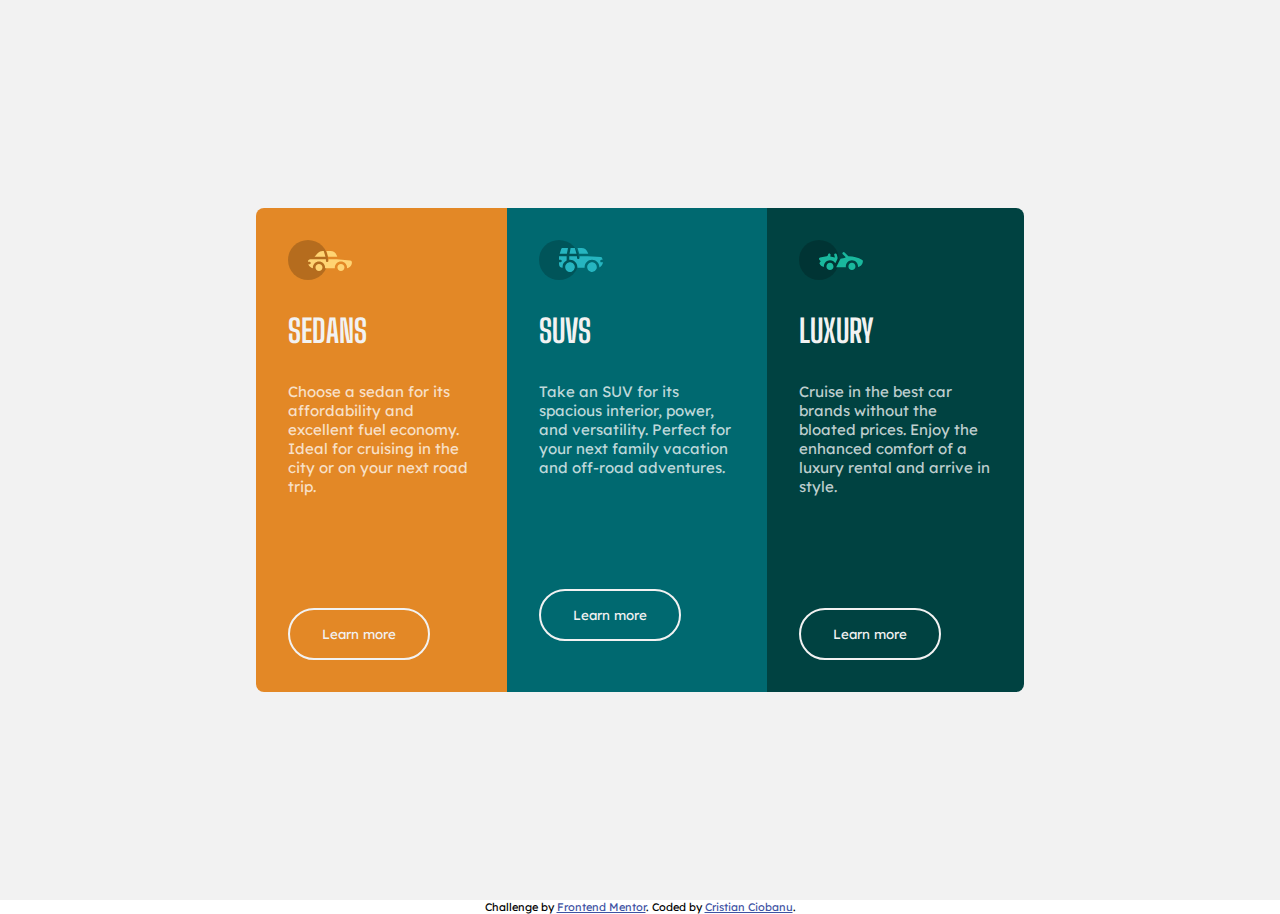
<file: 3-column-preview-card-component-main/index.html>
<!DOCTYPE html>
<html lang="en">
<head>
  <meta charset="UTF-8">
  <meta name="viewport" content="width=device-width, initial-scale=1.0"> <!-- displays site properly based on user's device -->

  <link rel="icon" type="image/png" sizes="32x32" href="./images/favicon-32x32.png">
  
  <title>Frontend Mentor | 3-column preview card component</title>

  <link rel="stylesheet" href="style.css">
</head>
<body>

  <main>
    <section class="cards-containers">
      <div class="card">
        <img src="./images/icon-sedans.svg" alt="Icon sedan car">
        <header>Sedans</header>
        <section>
          Choose a sedan for its affordability and excellent fuel economy. Ideal for cruising in the city
          or on your next road trip.
        </section>
        <button>Learn more</button>
      </div>
      <div class="card">
        <img src="./images/icon-suvs.svg" alt="Icon SUV car">
        <header>SUVs</header>
        <section>
          Take an SUV for its spacious interior, power, and versatility. Perfect for your next family vacation
          and off-road adventures.
        </section>
        <button>Learn more</button>
      </div>
      <div class="card">
        <img src="./images/icon-luxury.svg" alt="Icon luxury car">
        <header>Luxury</header>
        <section>
          Cruise in the best car brands without the bloated prices. Enjoy the enhanced comfort of a luxury
          rental and arrive in style.
        </section>
        <button>Learn more</button>
      </div>
    </section>
  </main>

  <div class="attribution">
    Challenge by <a href="https://www.frontendmentor.io?ref=challenge" target="_blank">Frontend Mentor</a>. 
    Coded by <a href="https://www.cristianciobanu.tech/">Cristian Ciobanu</a>.
  </div>
</body>
</html>
</file>
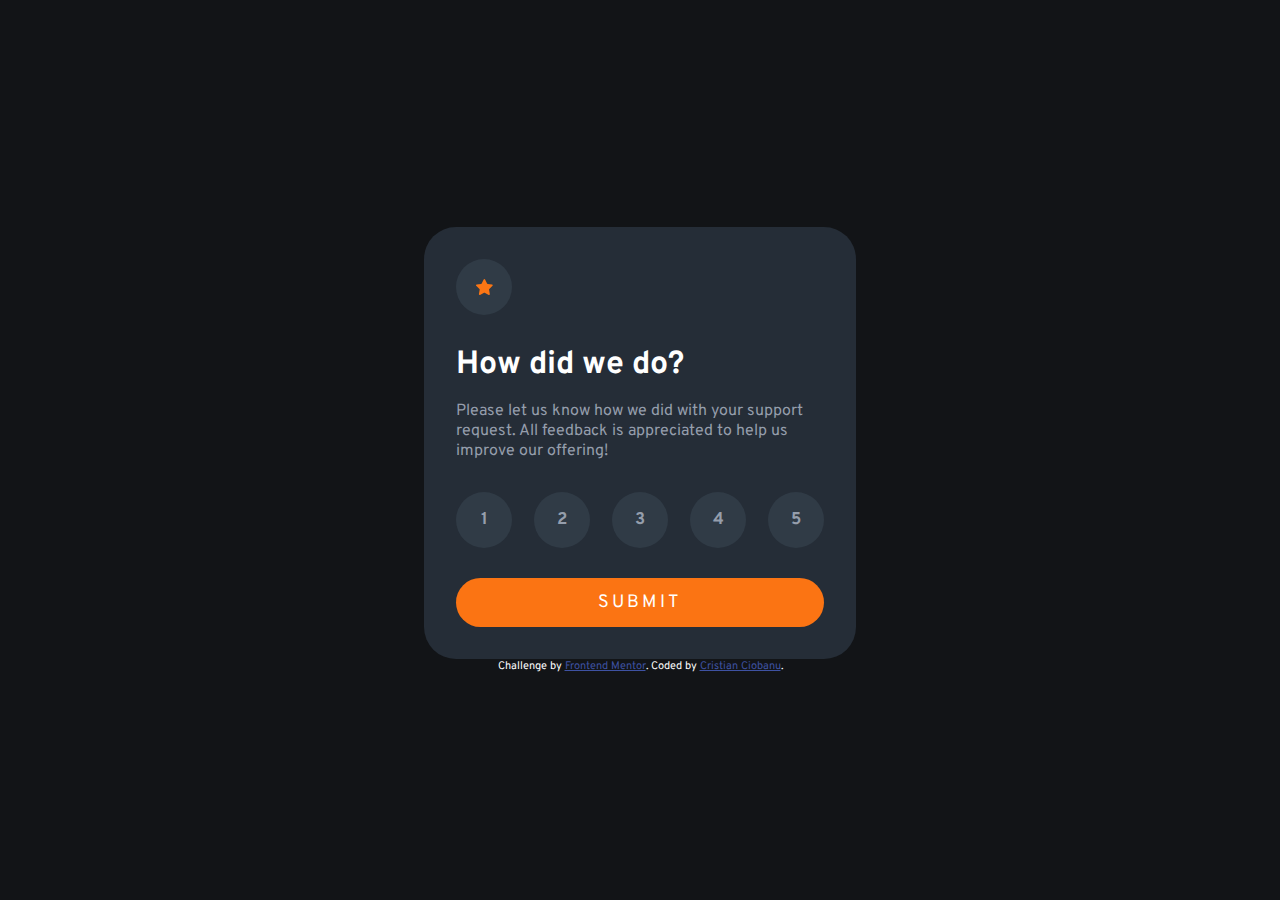
<file: interactive-rating-component-main/index.html>
<!doctype html>
<html lang="en">
<head>
  <meta charset="UTF-8">
  <meta name="viewport"
        content="width=device-width, user-scalable=no, initial-scale=1.0, maximum-scale=1.0, minimum-scale=1.0">
  <meta http-equiv="X-UA-Compatible" content="ie=edge">
  <link rel="icon" type="image/png" sizes="32x32" href="./images/favicon-32x32.png">

  <link rel="stylesheet" href="styles.css">
  <script src="script.js" defer></script>
  <title>Frontend Mentor | Interactive rating component</title>
</head>
<body>

<main class="center">

  <!--        Rating state start-->

  <section id="rating">
    <div class="round-placeholder center">
      <img src="./images/icon-star.svg" alt="Star icon">
    </div>
    <div>
      <h1>
        How did we do?
      </h1>
      <p>
        Please let us know how we did with your support request. All feedback is appreciated
        to help us improve our offering!
      </p>
    </div>
    <div class="ratings-container">
      <button class="rating round-placeholder">1</button>
      <button class="rating round-placeholder">2</button>
      <button class="rating round-placeholder">3</button>
      <button class="rating round-placeholder">4</button>
      <button class="rating round-placeholder">5</button>
    </div>

    <button id="submit-button" type="submit">
      SUBMIT
    </button>
  </section>

  <!--        Rating state end-->

  <!-- Thank you state start -->

  <section id="thank-you">
    <img src="./images/illustration-thank-you.svg" alt="thank you">
    <div class="rating-selected">
      You selected <span id="rating-placeholder"></span> out of 5
    </div>
    <div class="text-container">
      <h1>Thank you!</h1>
      <p>
        We appreciate you taking the time to give a rating. If you ever need more support,
        don’t hesitate to get in touch!
      </p>
    </div>

  </section>

  <!-- Thank you state end -->

  <div class="attribution">
    Challenge by <a href="https://www.frontendmentor.io?ref=challenge" target="_blank">Frontend Mentor</a>.
    Coded by <a href="https://cristianciobanu.tech">Cristian Ciobanu</a>.
  </div>

</main>


</body>
</html>
</file>
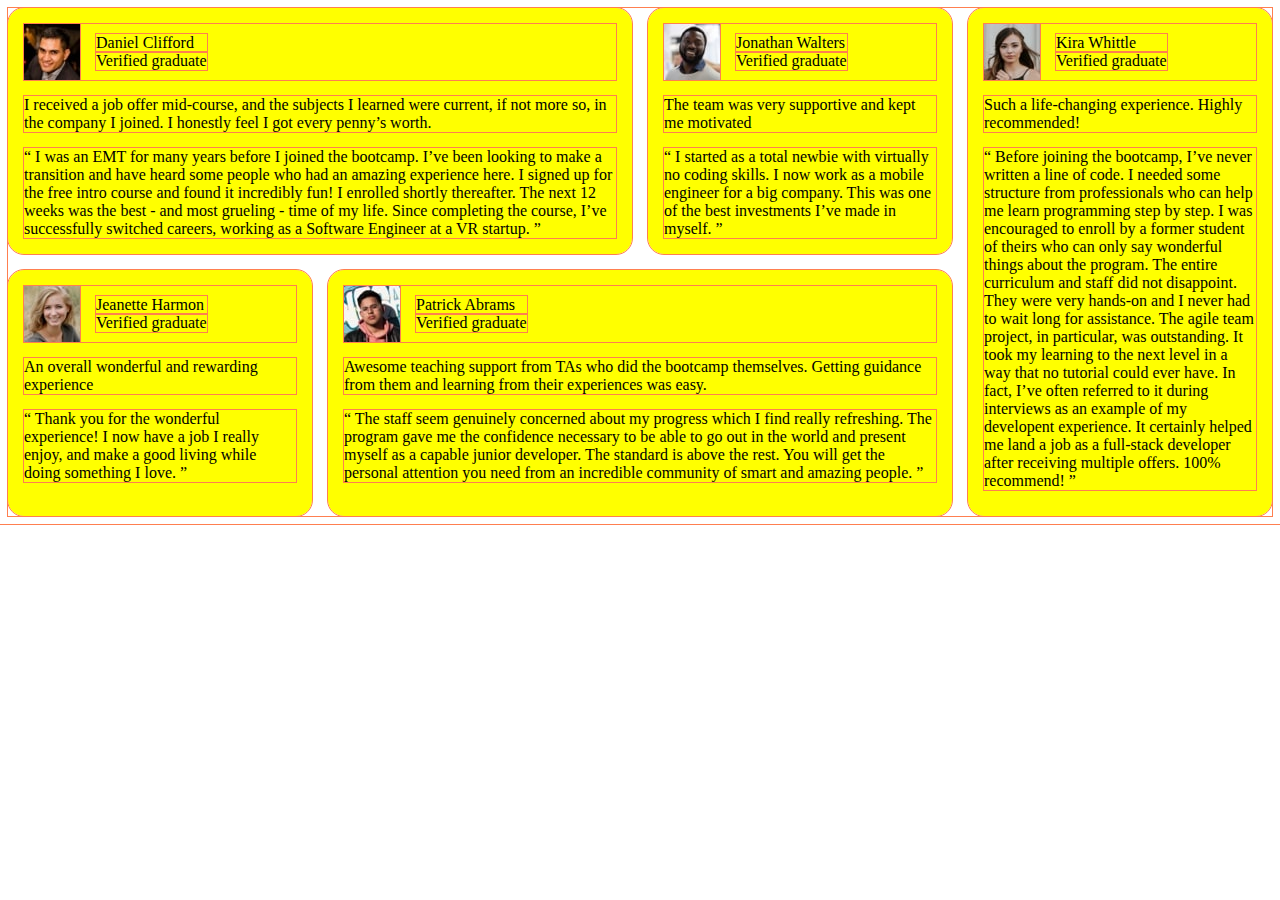
<file: testimonials-grid-section-main/index.html>
<!DOCTYPE html>
<html lang="en">
<head>
  <meta charset="UTF-8">
  <meta name="viewport" content="width=device-width, initial-scale=1.0"> <!-- displays site properly based on user's device -->

  <link rel="icon" type="image/png" sizes="32x32" href="./images/favicon-32x32.png">
  
  <title>Frontend Mentor | [Challenge Name Here]</title>

  <!-- Feel free to remove these styles or customise in your own stylesheet 👍 -->
  <link rel="stylesheet" href="styles.css">

</head>
<body>
  <main>
    <section class="daniel">
      <header>
        <img src="./images/image-daniel.jpg" alt="daniel">
        <div class="name-container">
          <div class="name">Daniel Clifford</div>
          <div class="title">Verified graduate</div>
        </div>
      </header>
      <section>
        I received a job offer mid-course, and the subjects I learned were current, if not more so, in the company I joined. I honestly feel I got every penny’s worth.
      </section>
      <section>
        “ I was an EMT for many years before I joined the bootcamp. I’ve been looking to make a transition and have heard some people who had an amazing experience here. I signed up for the free intro course and found it incredibly fun! I enrolled shortly thereafter. The next 12 weeks was the best - and most grueling - time of my life. Since completing the course, I’ve successfully switched careers, working as a Software Engineer at a VR startup. ”
      </section>
    </section>
    <section class="jonathan">
      <header>
        <img src="./images/image-jonathan.jpg" alt="jonathan">
        <div class="name-container">
          <div class="name">Jonathan Walters</div>
          <div class="title">Verified graduate</div>
        </div>
      </header>
      <section>
        The team was very supportive and kept me motivated
      </section>
      <section>
        “ I started as a total newbie with virtually no coding skills. I now work as a mobile engineer for a big company. This was one of the best investments I’ve made in myself. ”
      </section>
    </section>
    <section class="jeanette">
      <header>
        <img src="./images/image-jeanette.jpg" alt="jeanette">
        <div class="name-container">
          <div class="name">Jeanette Harmon</div>
          <div class="title">Verified graduate</div>
        </div>
      </header>
      <section>
        An overall wonderful and rewarding experience
      </section>
      <section>
        “ Thank you for the wonderful experience! I now have a job I really enjoy, and make a good living while doing something I love. ”
      </section>
    </section>
    <section class="patrick">
      <header>
        <img src="./images/image-patrick.jpg" alt="patrick">
        <div class="name-container">
          <div class="name">Patrick Abrams</div>
          <div class="title">Verified graduate</div>
        </div>
      </header>
      <section>
        Awesome teaching support from TAs who did the bootcamp themselves. Getting guidance from them and learning from their experiences was easy.
      </section>
      <section>
        “ The staff seem genuinely concerned about my progress which I find really refreshing. The program gave me the confidence necessary to be able to go out in the world and present myself as a capable junior developer. The standard is above the rest. You will get the personal attention you need from an incredible community of smart and amazing people. ”
      </section>
    </section>
    <section class="kira">
      <header>
        <img src="./images/image-kira.jpg" alt="kira">
        <div class="name-container">
          <div class="name">Kira Whittle</div>
          <div class="title">Verified graduate</div>
        </div>
      </header>
      <section>
        Such a life-changing experience. Highly recommended!
      </section>
      <section>
        “ Before joining the bootcamp, I’ve never written a line of code. I needed some structure from professionals who can help me learn programming step by step. I was encouraged to enroll by a former student of theirs who can only say wonderful things about the program. The entire curriculum and staff did not disappoint. They were very hands-on and I never had to wait long for assistance. The agile team project, in particular, was outstanding. It took my learning to the next level in a way that no tutorial could ever have. In fact, I’ve often referred to it during interviews as an example of my developent experience. It certainly helped me land a job as a full-stack developer after receiving multiple offers. 100% recommend! ”
      </section>
    </section>
  </main>
</body>
</html>
</file>
<file: 3-column-preview-card-component-main/style.css>
@import url('https://fonts.googleapis.com/css2?family=Lexend+Deca&family=Overpass:wght@400;700&display=swap');
@import url('https://fonts.googleapis.com/css2?family=Big+Shoulders+Display:wght@700&family=Lexend+Deca&family=Overpass:wght@400;700&display=swap');

:root {
    --color-primary-orange: hsl(31, 77%, 52%);
    --color-primary-cyan:  hsl(184, 100%, 22%);
    --color-primary-cyan-dark: hsl(179, 100%, 13%);
    --color-neutral-white: hsla(0, 0%, 100%, 0.75);
    --color-neutral-grey-light: hsl(0, 0%, 95%);

/*    Mobile: 375px
Desktop: 1440px*/

}


* {
    padding: 0;
    margin: 0;
    box-sizing: border-box;
}

body{
    font-size: 15px;
    font-family: "Lexend Deca", Helvetica, sans-serif;
    font-weight: 400;
}

main {
    width: 100vw;
    min-height: 100vh;

    display: grid;
    place-items: center;

    background-color: var(--color-neutral-grey-light);
}

.cards-containers{
    display: flex;

    min-width: 280px;
    max-width: 60%;
}

.card{
    display: flex;
    flex-direction: column;
    justify-content: flex-start;
    gap:2rem;

    padding: 2rem;

    min-height: 25rem;

}

.card button{
    justify-self: end;
    align-self: flex-start;

    background-color: transparent;
    color: var(--color-neutral-grey-light);

    border: var(--color-neutral-grey-light) solid 2px;
    border-radius: 999vw;

    padding: 1rem 2rem;
    margin-top: 5rem;

    font-family: "Lexend Deca", Helvetica, sans-serif;
    font-weight: 400;

    transition: all 0.3s ease-in;
}

.card button:hover{
    background-color: white;
}

.card img{
    width: 4rem;
}

.card header {
    color: var(--color-neutral-grey-light);
    font-family: "Big Shoulders Display", Helvetica, sans-serif;
    font-size: 2rem;
    font-weight: 700;
    text-transform: uppercase;
}

.card section{
    color: var(--color-neutral-white);
}

.cards-containers .card:first-of-type{
    background-color: var(--color-primary-orange);
    border-radius: 0.5rem 0 0 0.5rem;
}

.cards-containers .card:first-of-type button:hover{
    color: var(--color-primary-orange);
}

.cards-containers .card:last-of-type{
    background-color: var(--color-primary-cyan-dark);
    border-radius: 0 0.5rem 0.5rem 0;
}

.cards-containers .card:last-of-type button:hover{
    color: var(--color-primary-cyan);
}

.cards-containers .card:nth-of-type(2){
    background-color: var(--color-primary-cyan);
}

.cards-containers .card:nth-of-type(2) button:hover{
    color: var(--color-primary-cyan-dark);
}

.attribution {
    font-size: 11px; text-align: center;
}

.attribution a {
    color: hsl(228, 45%, 44%);
}

@media (max-width: 1024px) {
    .card button{
        margin-top: 0;
    }

    .card {
        min-height: 0;
    }

    .cards-containers{
        flex-direction: column;
        align-items: center;
        max-width: 80%;
    }

    .cards-containers .card:first-of-type{
        background-color: var(--color-primary-orange);
        border-radius: 0.5rem 0.5rem 0 0;
    }

    .cards-containers .card:last-of-type{
        background-color: var(--color-primary-cyan-dark);
        border-radius: 0 0 0.5rem 0.5rem;
    }



}
</file>
<file: interactive-rating-component-main/styles.css>
@import url('https://fonts.googleapis.com/css2?family=Overpass:wght@400;700&display=swap');

:root{
    --color-primary: hsl(25, 97%, 53%);
    --color-white: hsl(0, 0%, 100%);
    --color-grey : hsl(217, 12%, 63%);
    --color-grey-medium: hsl(216, 12%, 54%);
    --color-blue-dark: hsl(213, 19%, 18%);
    --color-blue-darker: hsl(216, 12%, 8%);
    --color-blue-light: hsl(209, 19%, 23%);
    --font-size: 15px;
    --font-family: Overpass;
    --font-weight-regular: 400;
    --font-weight-bold: 700;
}

* {
    padding: 0;
    margin: 0;
    box-sizing: border-box;
}

main {
    height: 100vh;
    width: 100vw;
    color: var(--color-white);
    background-color: var(--color-blue-darker);
    font-family: var(--font-family);
}

button {
    font-family: inherit;
}

main section {
    width: 27rem;
    aspect-ratio: 1;

    border-radius: 2rem;
    background-color: var(--color-blue-dark);

    display: flex;
    flex-direction: column;
    justify-content: space-between;
    padding: 2rem;
}

#thank-you {
    align-items: center;
    justify-content: space-around;
}

#thank-you .text-container{
    text-align: center;
}

#thank-you .rating-selected {
    background-color: var(--color-blue-light);
    color: var(--color-primary);
    padding: 1rem 2rem;
    border-radius: 999vw;
}


main section h1 {
    padding-bottom: 1rem;
}

main section p {
    color: var(--color-grey);
}

.ratings-container {
    display: flex;
    justify-content: space-between;
}

.rating {
    color: var(--color-grey);
    font-weight: var(--font-weight-bold);
    font-size: 17px;
    transition: all 0.2s ease-in;
}

.rating:hover{
    background-color: var(--color-primary);
    color: var(--color-white);
}

.rating:focus{
    background-color: var(--color-grey-medium);
    color: var(--color-white);
}

#submit-button {
    background-color: var(--color-primary);
    font-size: 18px;
    letter-spacing: 0.2rem;
    color: var(--color-white);
    border: none;
    border-radius: 2rem;
    padding: 0.8rem;
}

#submit-button:hover {
    background-color: var(--color-white);
    color: var(--color-primary);
    transition: all 0.2s ease-in;
}

#thank-you{
    display: none;
}

/*Utility classes*/

.round-placeholder {
    background-color: var(--color-blue-light);
    border-radius: 999vw;
    border: none;
    width: 3.5rem;
    aspect-ratio: 1;
}

.center {
    display: grid;
    place-content: center;
}

/*Given styles */

.attribution { font-size: 11px; text-align: center; }
.attribution a { color: hsl(228, 45%, 44%); }
</file>
<file: testimonials-grid-section-main/styles.css>
* {
    outline: coral solid 1px;
}

main > section {
    background-color: yellow;
    border-radius: 1rem;
    padding: 1rem;
    display: flex;
    flex-direction: column;
    justify-content: flex-start;
    gap: 1rem;
}

main {
    display: grid;
    gap: 1rem;
    grid-template-rows: repeat(2, 1fr);
    grid-template-columns: repeat(4, minmax(16rem, 1fr));
    grid-template-areas:
        "daniel daniel jonathan kira"
        "jeanette patrick patrick kira";
}

main > section > header {
    display: flex;
    justify-content: flex-start;
    align-items: center;
}

main > section > * {
    /*margin-top: 1rem;*/
}

.name-container {
    margin-inline: 1rem;
}

.daniel {
    grid-area: daniel;
}

.jonathan {
    grid-area: jonathan;
}

.jeanette{
    grid-area: jeanette;
}

.patrick {
    grid-area: patrick;
}

.kira{
    grid-area: kira;
}

@media (max-width: 400px) {
    main {
        grid-template-columns: 1fr;
        grid-template-rows: auto;
        grid-template-areas: none;
    }
}
</file>
